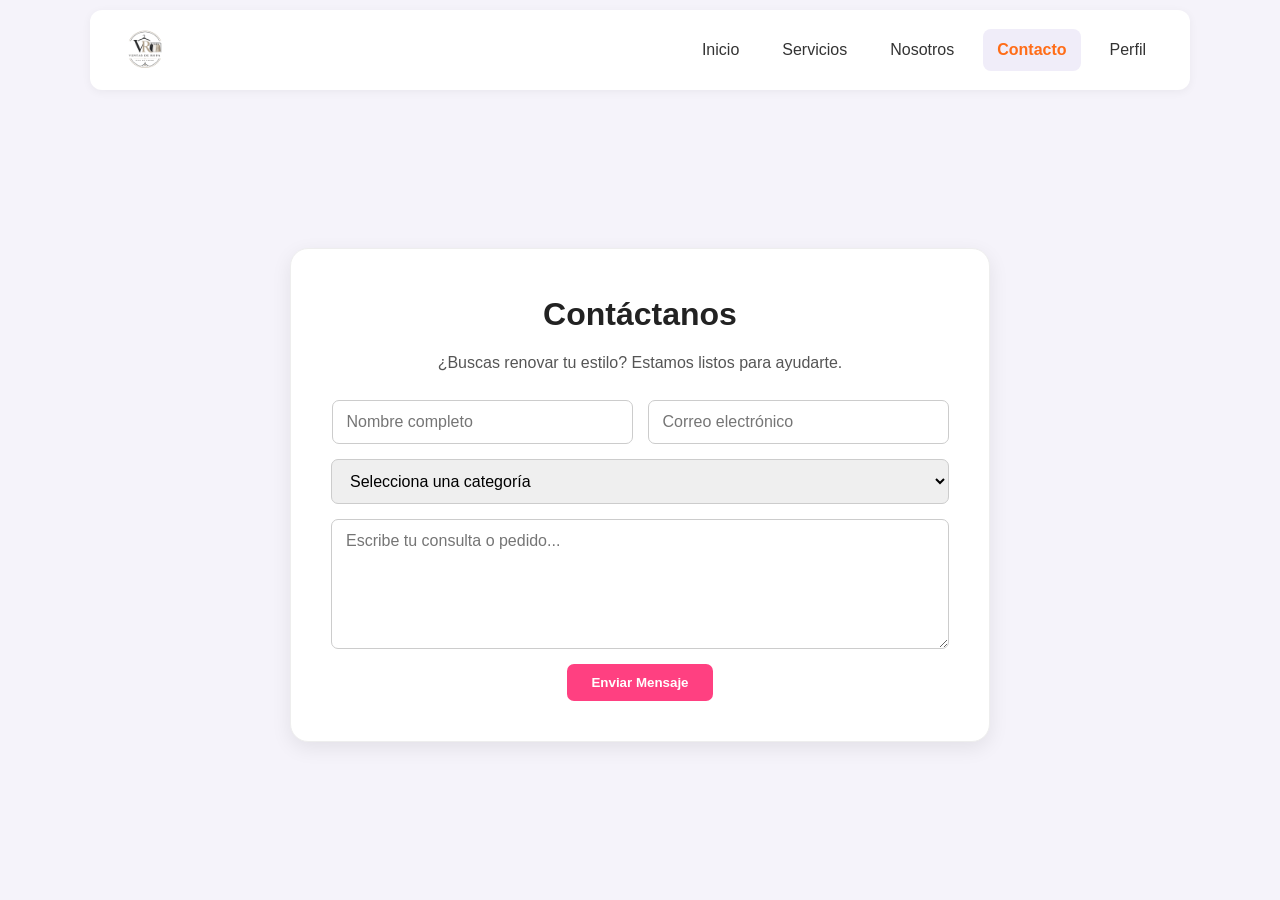
<file: contacto.html>
<!DOCTYPE html>
<html lang="es">

<head>
    <meta charset="UTF-8" />
    <meta name="viewport" content="width=device-width, initial-scale=1.0" />
    <title>Venta De Ropa</title>
    <link rel="stylesheet" href="style.css" />
</head>

<body>

    
    <header>
        <div class="logo">
            <a href="index.html"><img src="img/ChatGPT Image 16 jul 2026, 06_51_17 p.m..png" alt="" width="50px"
                    height="50px"></a>
        </div>
        <nav>
            <ul>
                <li><a href="index.html">Inicio</a></li>
                <li><a href="servicios.html">Servicios</a></li>
                <li><a href="nosotros.html">Nosotros</a></li>
                <li><a href="contacto.html" class="activo">Contacto</a></li>
                <li><a href="perfil.html">Perfil</a></li>
            </ul>
        </nav>
    </header>

    
<section class="contacto">
    <div class="contenedor">
        <h2>Contáctanos</h2>
        <p>¿Buscas renovar tu estilo? Estamos listos para ayudarte.</p>

        <form class="formulario">
            <input type="text" placeholder="Nombre completo" required>
            <input type="email" placeholder="Correo electrónico" required>

            <select required>
                <option value="">Selecciona una categoría</option>
                <option>Polos</option>
                <option>Pantalones</option>
                <option>Vestidos</option>
                <option>Casacas</option>
            </select>

            <textarea placeholder="Escribe tu consulta o pedido..." required></textarea>

            <button type="submit">Enviar Mensaje</button>
        </form>
    </div>
</section>
   
</body>

</html>
</file>
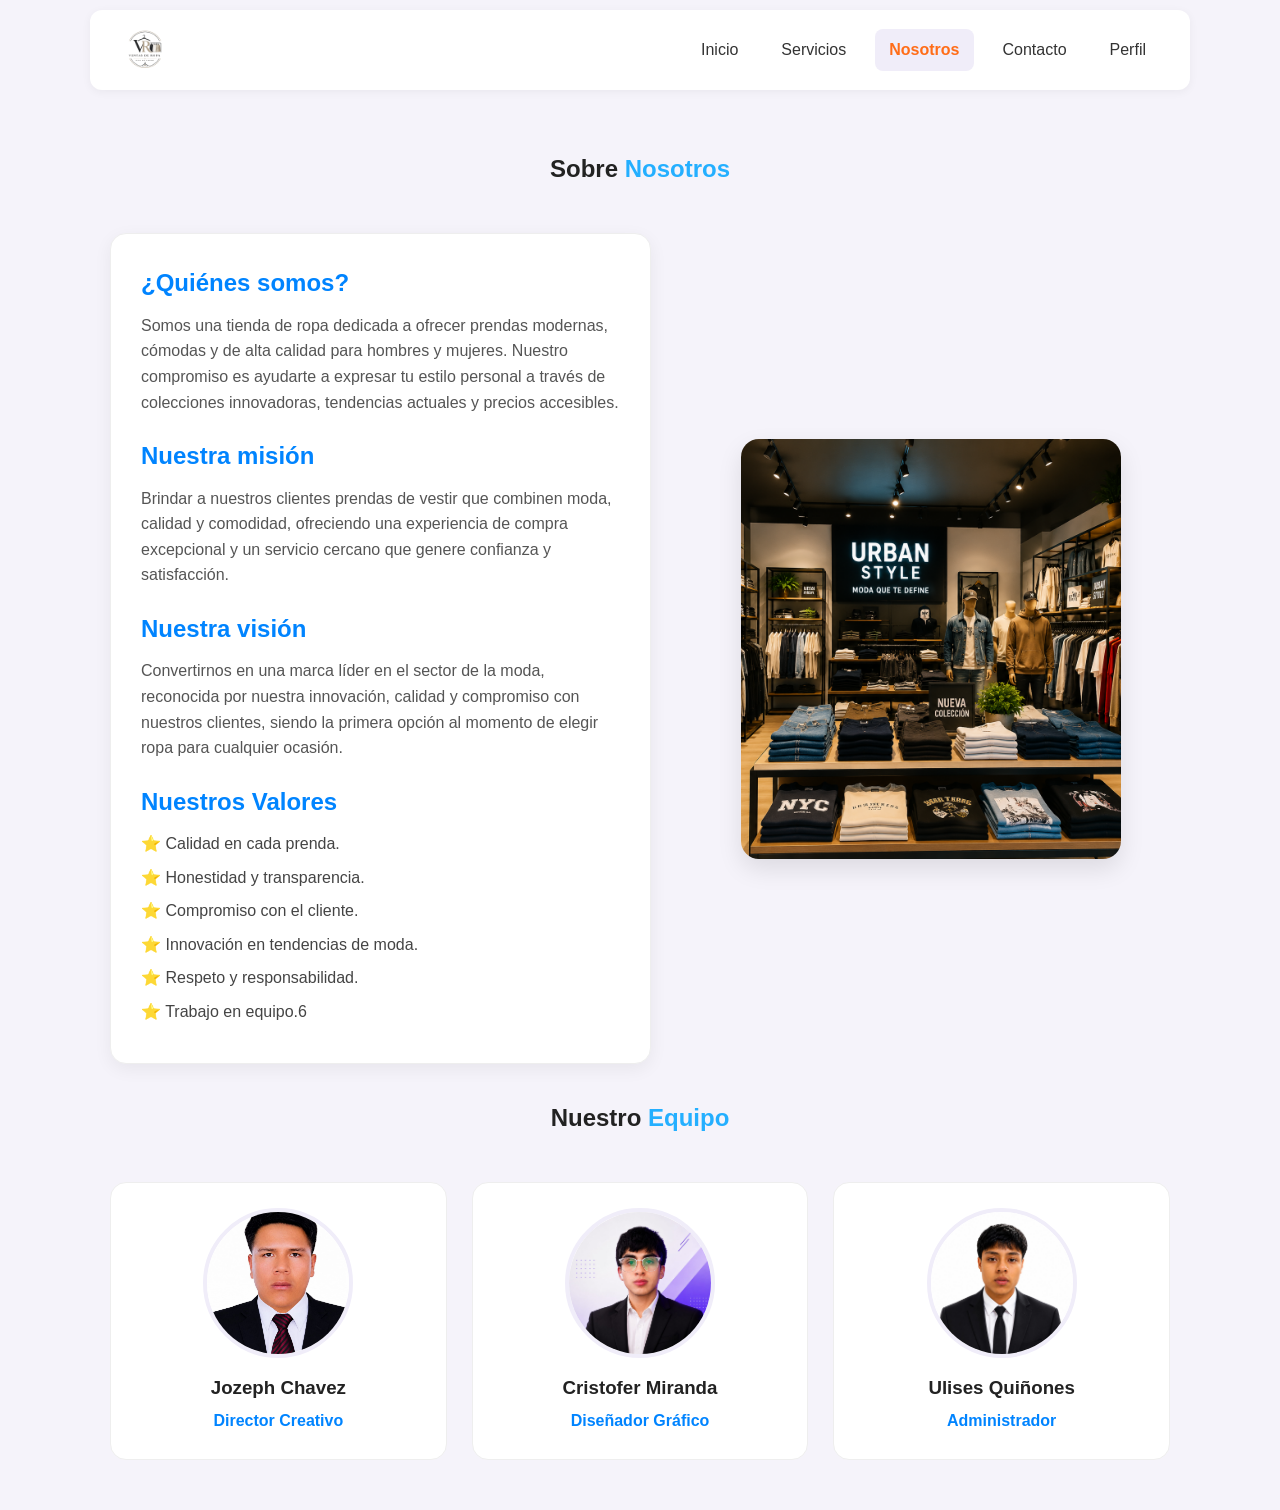
<file: nosotros.html>
<!DOCTYPE html>
<html lang="es">

<head>
    <meta charset="UTF-8" />
    <meta name="viewport" content="width=device-width, initial-scale=1.0" />
    <title>Venta De Ropas</title>
    <link rel="stylesheet" href="style.css" />
</head>

<body>

    <header>
        <div class="logo">
            <a href="index.html"><img src="img/ChatGPT Image 16 jul 2026, 06_51_17 p.m..png" alt="" width="50px"
                    height="50px"></a>
        </div>
        <nav>
            <ul>
                <li><a href="index.html">Inicio</a></li>
                <li><a href="servicios.html">Servicios</a></li>
                <li><a href="nosotros.html" class="activo">Nosotros</a></li>
                <li><a href="contacto.html">Contacto</a></li>
                <li><a href="perfil.html">Perfil</a></li>
            </ul>
        </nav>
    </header>

    <section class="pagina">
        <h1>Sobre <span>Nosotros</span></h1>

        <div class="nosotros-grid">
            <div class="nosotros-texto">
                <h2>¿Quiénes somos?</h2>
                <p>Somos una tienda de ropa dedicada a ofrecer prendas modernas, cómodas y de alta calidad para hombres y mujeres. Nuestro
                compromiso es ayudarte a expresar tu estilo personal a través de colecciones innovadoras, tendencias actuales y precios
                accesibles.</p>

                <h2>Nuestra misión</h2>
                <p>Brindar a nuestros clientes prendas de vestir que combinen moda, calidad y comodidad, ofreciendo una experiencia de
                compra excepcional y un servicio cercano que genere confianza y satisfacción.</p>

                <h2>Nuestra visión</h2>
                <p>Convertirnos en una marca líder en el sector de la moda, reconocida por nuestra innovación, calidad y compromiso con
                nuestros clientes, siendo la primera opción al momento de elegir ropa para cualquier ocasión.</p>

                <h2>Nuestros Valores</h2>
                <ul>
                    <li>⭐ Calidad en cada prenda.</li>
                    <li>⭐ Honestidad y transparencia.</li>
                    <li>⭐ Compromiso con el cliente.</li>
                    <li>⭐ Innovación en tendencias de moda.</li>
                    <li>⭐ Respeto y responsabilidad.</li>
                    <li>⭐ Trabajo en equipo.6</li>
                </ul>
            </div>
            <div class="nosotros-imagen">
                <img src="img/ChatGPT Image 20 jul 2026, 05_59_56 p.m..png"
                    alt=""width="350px" height="300px"" />
            </div>
        </div>

        
        <h2>Nuestro <span>Equipo</span></h2>
        <div class="grid-3">
            <div class="miembro">
                <img src="img/WhatsApp Image 2026-07-10 at 6.22.26 PM.jpeg"
                    alt=""width="150px" height="159px" />
                <h3>Jozeph Chavez</h3>
                <p>Director Creativo</p>
            </div>
            <div class="miembro">
                <img src="img/WhatsApp Image 2026-07-20 at 6.17.56 PM (3).jpeg"
                    alt=""width="150px" height="159px"/>
                <h3>Cristofer Miranda</h3>
                <p>Diseñador Gráfico</p>
            </div>
            <div class="miembro">
                <img src="img/WhatsApp Image 2026-07-20 at 6.14.24 PM.jpeg"
                    alt=""width="150px" height="159px" />
                <h3>Ulises Quiñones</h3>
                  <p>  Administrador</p>
            </div>
        </div>
    </section>

    

</body>

</html>
</file>
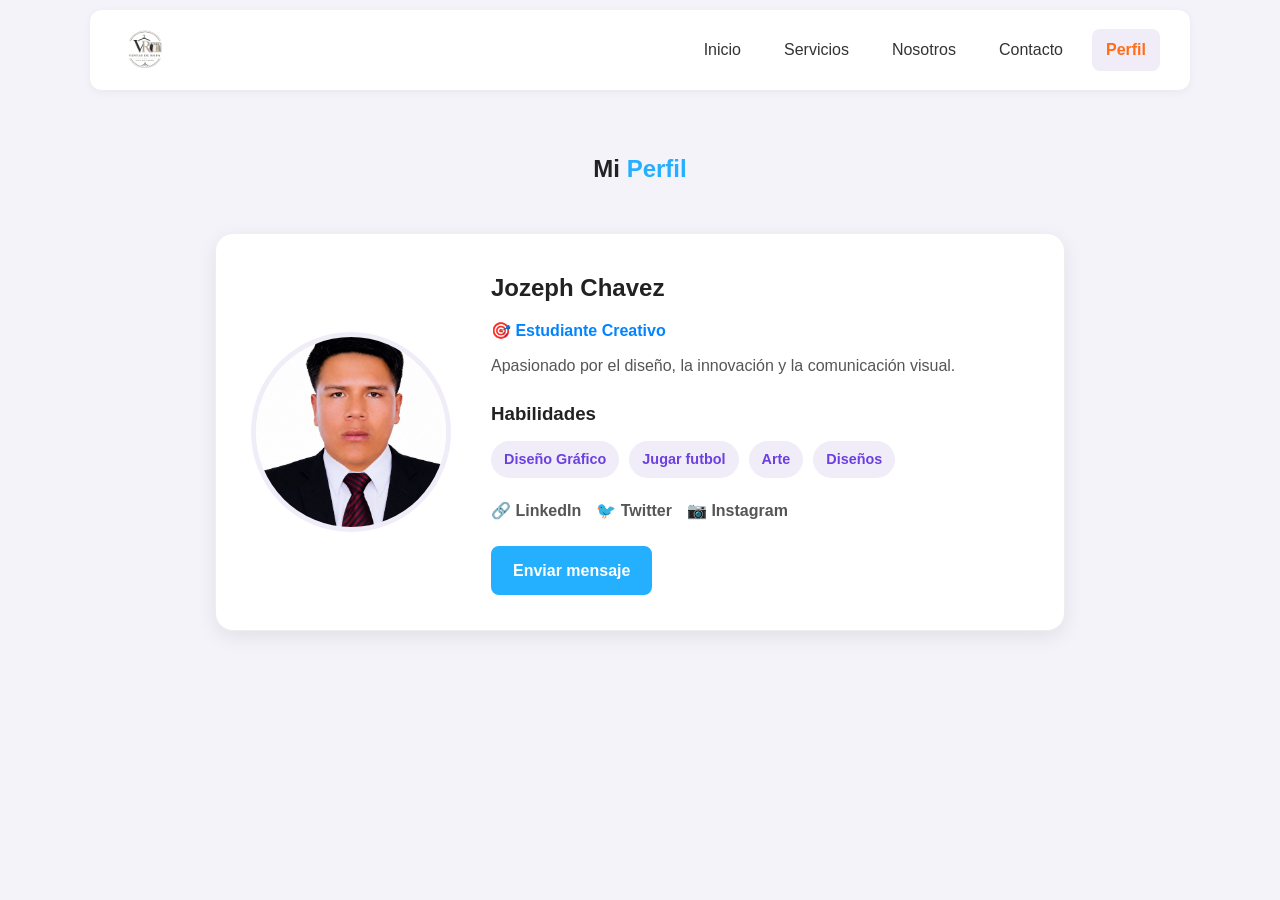
<file: perfil.html>
<!DOCTYPE html>
<html lang="es">

<head>
    <meta charset="UTF-8" />
    <meta name="viewport" content="width=device-width, initial-scale=1.0" />
    <title>Mi Web · Perfil</title>
    <link rel="stylesheet" href="style.css" />
</head>

<body>


    <header>
        <div class="logo">
            <a href="index.html"><img src="img/ChatGPT Image 16 jul 2026, 06_51_17 p.m..png" alt="" width="50px"
                    height="50px"></a>
        </div>
        <nav>
            <ul>
                <li><a href="index.html">Inicio</a></li>
                <li><a href="servicios.html">Servicios</a></li>
                <li><a href="nosotros.html">Nosotros</a></li>
                <li><a href="contacto.html">Contacto</a></li>
                <li><a href="perfil.html" class="activo">Perfil</a></li>
            </ul>
        </nav>
    </header>

    <section class="pagina">
        <h1>Mi <span>Perfil</span></h1>

        <div class="perfil-card">
        <img src="img/WhatsApp Image 2026-07-10 at 6.22.26 PM.jpeg" alt="Mi foto" width="200">
            <div class="perfil-info">
                <h2>jozeph Chavez</h2>
                <p class="rol">🎯 Estudiante Creativo </p>
                <p>Apasionado por el diseño, la innovación y la comunicación visual.</p>

                <div class="perfil-stats">
                   
                <h3>Habilidades</h3>
                <div class="habilidades">
                    <span>Diseño Gráfico</span>

                    <span>Jugar futbol</span>

                    <span>Arte</span>
                    
                    <span>Diseños</span>
                </div>

                <div class="redes">
                    <a href="#">🔗 LinkedIn</a>
                    <a href="#">🐦 Twitter</a>
                    <a href="#">📷 Instagram</a>
                </div>

                <a href="contacto.html" class="btn">Enviar mensaje</a>
            </div>
        </div>
    </section>

  

</body>

</html>
</file>
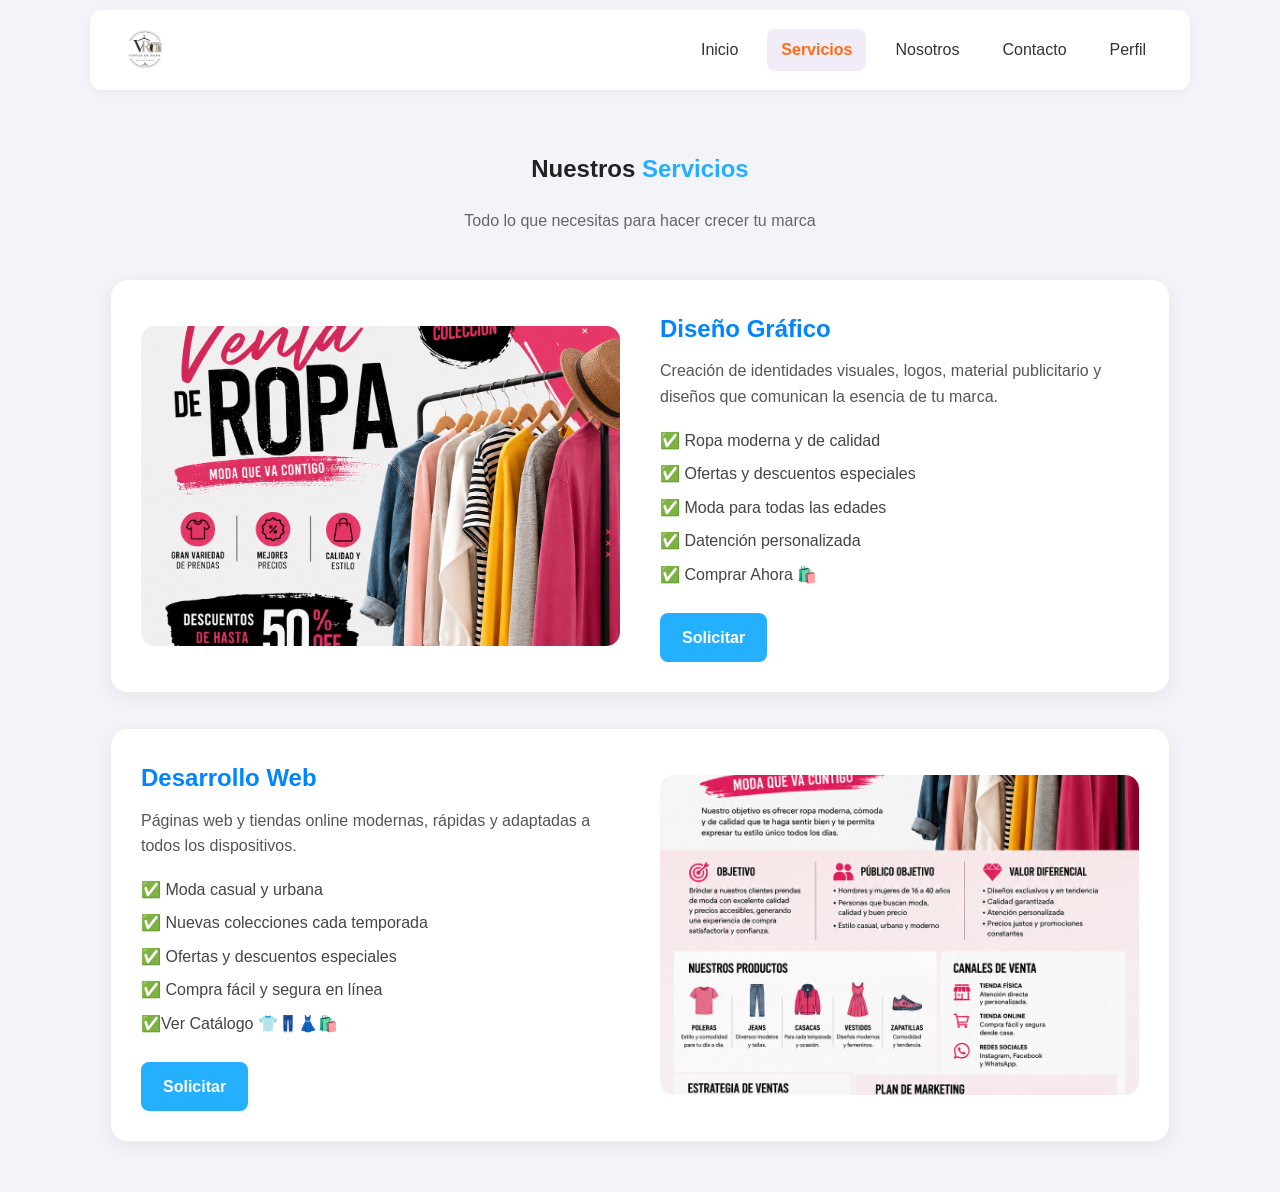
<file: servicios.html>
<!DOCTYPE html>
<html lang="es">

<head>
    <meta charset="UTF-8" />
    <meta name="viewport" content="width=device-width, initial-scale=1.0" />
    <title>Mi Web · Servicios</title>
    <link rel="stylesheet" href="style.css" />
</head>

<body>

    <header>
    <div class="logo">
        <a href="index.html"><img src="img/ChatGPT Image 16 jul 2026, 06_51_17 p.m..png" alt="" width="50px"
                height="50px"></a>
    </div>
        <nav>
            <ul>
                <li><a href="index.html">Inicio</a></li>
                <li><a href="servicios.html" class="activo">Servicios</a></li>
                <li><a href="nosotros.html">Nosotros</a></li>
                <li><a href="contacto.html">Contacto</a></li>
                <li><a href="perfil.html">Perfil</a></li>
            </ul>
        </nav>
    </header>

  
    <section class="pagina">
        <h1>Nuestros <span>Servicios</span></h1>
        <p class="subtitulo">Todo lo que necesitas para hacer crecer tu marca</p>

        
        <div class="servicio-detalle">
            <img src="img/ChatGPT Image 20 jul 2026, 04_57_29 p.m..png"
                alt=""width="500px" height="300px" />
            <div>
                <h2>Diseño Gráfico</h2>
                <p>Creación de identidades visuales, logos, material publicitario y diseños que comunican la esencia de
                    tu marca.</p>
                <ul>
                    <li>✅ Ropa moderna y de calidad</li>
                    <li>✅ Ofertas y descuentos especiales</li>
                    <li>✅ Moda para todas las edades</li>
                    <li>✅ Datención personalizada</li>
                    <li>✅ Comprar Ahora 🛍️</li>
                </ul>
                <a href="contacto.html" class="btn">Solicitar</a>
            </div>
        </div>

        
        <div class="servicio-detalle inverso">
            <img src="img/ChatGPT Image 20 jul 2026, 05_05_36 p.m..png"
                alt=""width="600px" height="800px" />
            <div>
                <h2>Desarrollo Web</h2>
                <p>Páginas web y tiendas online modernas, rápidas y adaptadas a todos los dispositivos.</p>
                <ul>
                    <li>✅ Moda casual y urbana</li>
                    <li>✅ Nuevas colecciones cada temporada</li>
                    <li>✅ Ofertas y descuentos especiales</li>
                    <li>✅ Compra fácil y segura en línea</li>
                    <li>✅Ver Catálogo 👕👖👗🛍️</li>
                </ul>
                <a href="contacto.html" class="btn">Solicitar</a>
            </div>
        </div>

    </section>


</body>

</html>
</file>
<file: style.css>
/* =========================================
   ESTILOS GENERALES
   ========================================= */

* {
    margin: 0;
    padding: 0;
    box-sizing: border-box;
}

body {
    font-family: Arial, Helvetica, sans-serif;
    background: #f5f3fa;
    color: #222;
    line-height: 1.6;
}

img {
    display: block;
    max-width: 100%;
}

h1,
h2,
h3 {
    margin-bottom: 10px;
}

h1 span,
h2 span {
    color: #24afff;
}


/* =========================================
   MENÚ DE NAVEGACIÓN
   ========================================= */

header {
    max-width: 1100px;
    margin: 10px auto;
    padding: 15px 30px;

    display: flex;
    justify-content: space-between;
    align-items: center;
    flex-wrap: wrap;
    gap: 20px;

    background: white;
    border-radius: 12px;
    box-shadow: 0 2px 10px rgba(0, 0, 0, 0.05);
}

.logo a {
    display: flex;
    align-items: center;
    text-decoration: none;
}

.logo img {
    width: 50px;
    height: 50px;
    object-fit: cover;
}

nav ul {
    display: flex;
    flex-wrap: wrap;
    gap: 15px;
    list-style: none;
}

nav ul a {
    display: inline-block;
    padding: 8px 14px;

    color: #333;
    font-weight: 500;
    text-decoration: none;

    border-radius: 8px;
    transition: 0.2s;
}

nav ul a:hover {
    color: #24afff;
    background: #f0edf9;
}

nav ul a.activo {
    color: #ff6d18;
    background: #f0edf9;
    font-weight: bold;
}


/* =========================================
   SECCIONES GENERALES
   ========================================= */

section {
    width: 90%;
    max-width: 1100px;
    margin: 0 auto;
    padding: 50px 20px;
}

.pagina {
    display: flex;
    flex-direction: column;
    align-items: center;
    gap: 35px;
}

.pagina > h1,
.pagina > h2 {
    text-align: center;
}

.subtitulo {
    margin-top: -25px;
    margin-bottom: 10px;
    color: #666;
    text-align: center;
}


/* =========================================
   BOTONES
   ========================================= */

.botones {
    display: flex;
    flex-wrap: wrap;
    gap: 12px;
}

.btn {
    display: inline-block;
    padding: 10px 20px;

    background: #24afff;
    color: white;
    font-weight: bold;
    text-decoration: none;

    border: 2px solid #24afff;
    border-radius: 8px;

    transition: 0.2s;
}

.btn:hover {
    background: #0084ff;
    border-color: #0084ff;
}

.btn-secundario {
    background: transparent;
    color: #24afff;
}

.btn-secundario:hover {
    background: #24afff;
    color: white;
}


/* =========================================
   PÁGINA DE INICIO
   ========================================= */

.hero {
    min-height: 500px;

    display: flex;
    align-items: center;
    gap: 40px;
    flex-wrap: wrap;
}

.hero-texto {
    flex: 1;
    min-width: 280px;
}

.hero-texto h1 {
    margin-bottom: 10px;
    font-size: 2.8rem;
    line-height: 1.2;
}

.hero-texto p {
    margin-bottom: 20px;
    color: #555;
    font-size: 1.1rem;
}

.hero-imagen {
    flex: 1;
    min-width: 280px;

    display: flex;
    justify-content: center;
}

.hero-imagen img {
    width: 100%;
    max-width: 500px;
    height: 340px;

    object-fit: cover;
    border-radius: 20px;
    box-shadow: 0 10px 25px rgba(0, 0, 0, 0.1);
}


/* =========================================
   SERVICIOS DESTACADOS
   ========================================= */

.destacados > h2 {
    margin-bottom: 30px;
    text-align: center;
}

.grid-3 {
    width: 100%;

    display: grid;
    grid-template-columns: repeat(auto-fit, minmax(220px, 1fr));
    gap: 25px;
}

.card {
    padding: 25px 20px;

    background: white;
    border: 1px solid #eee;
    border-radius: 16px;
    text-align: center;

    transition: 0.2s;
}

.card:hover {
    box-shadow: 0 4px 10px rgba(0, 0, 0, 0.08);
}

.card .icono {
    margin-bottom: 10px;
    font-size: 3rem;
}

.card h3 {
    margin-bottom: 5px;
}

.card p {
    margin-bottom: 10px;
    color: #555;
}

.card a {
    color: #6c3fe0;
    font-weight: bold;
    text-decoration: none;
}

.card a:hover {
    text-decoration: underline;
}


/* =========================================
   PÁGINA DE SERVICIOS
   ========================================= */

.servicio-detalle {
    width: 100%;
    padding: 30px;

    display: flex;
    align-items: center;
    gap: 40px;

    background: white;
    border: 1px solid #eee;
    border-radius: 18px;
    box-shadow: 0 5px 18px rgba(0, 0, 0, 0.06);
}

.servicio-detalle img {
    width: 50%;
    height: 320px;

    object-fit: cover;
    border-radius: 14px;
}

.servicio-detalle > div {
    width: 50%;
}

.servicio-detalle h2 {
    color: #0084ff;
}

.servicio-detalle p {
    margin-bottom: 18px;
    color: #555;
}

.servicio-detalle ul {
    margin-bottom: 25px;
    list-style: none;
}

.servicio-detalle li {
    margin-bottom: 8px;
    color: #444;
}

.servicio-detalle.inverso {
    flex-direction: row-reverse;
}


/* =========================================
   PÁGINA NOSOTROS
   ========================================= */

.nosotros-grid {
    width: 100%;

    display: flex;
    align-items: center;
    gap: 40px;
}

.nosotros-texto {
    flex: 1;
    padding: 30px;

    background: white;
    border: 1px solid #eee;
    border-radius: 16px;
    box-shadow: 0 5px 18px rgba(0, 0, 0, 0.06);
}

.nosotros-texto h2 {
    margin-top: 22px;
    color: #0084ff;
}

.nosotros-texto h2:first-child {
    margin-top: 0;
}

.nosotros-texto p {
    margin-bottom: 15px;
    color: #555;
}

.nosotros-texto ul {
    list-style: none;
}

.nosotros-texto li {
    margin-bottom: 8px;
    color: #444;
}

.nosotros-imagen {
    flex: 1;

    display: flex;
    justify-content: center;
}

.nosotros-imagen img {
    width: 100%;
    max-width: 380px;
    height: 420px;

    object-fit: cover;
    border-radius: 18px;
    box-shadow: 0 10px 25px rgba(0, 0, 0, 0.1);
}


/* =========================================
   EQUIPO
   ========================================= */

.miembro {
    padding: 25px 20px;

    background: white;
    border: 1px solid #eee;
    border-radius: 16px;
    text-align: center;

    transition: 0.2s;
}

.miembro:hover {
    box-shadow: 0 4px 10px rgba(0, 0, 0, 0.08);
}

.miembro img {
    width: 150px;
    height: 150px;
    margin: 0 auto 15px;

    object-fit: cover;
    border-radius: 50%;
    border: 4px solid #f0edf9;
}

.miembro h3 {
    margin-bottom: 5px;
}

.miembro p {
    color: #0084ff;
    font-weight: bold;
}


/* =========================================
   PÁGINA DE CONTACTO
   ========================================= */

.contacto {
    min-height: calc(100vh - 110px);

    display: flex;
    justify-content: center;
    align-items: center;

    text-align: center;
}

.contenedor {
    width: 100%;
    max-width: 700px;
    padding: 40px;

    background: white;
    border: 1px solid #eee;
    border-radius: 18px;
    box-shadow: 0 6px 20px rgba(0, 0, 0, 0.08);
}

.contenedor h2 {
    font-size: 2rem;
}

.contenedor > p {
    margin-bottom: 25px;
    color: #555;
}

.formulario {
    display: flex;
    flex-wrap: wrap;
    justify-content: center;
    gap: 15px;
}

.formulario input,
.formulario select,
.formulario textarea {
    padding: 12px 14px;

    font-family: Arial, Helvetica, sans-serif;
    font-size: 1rem;

    border: 1px solid #ccc;
    border-radius: 7px;
    outline: none;

    transition: 0.2s;
}

.formulario input {
    width: calc(50% - 8px);
}

.formulario select {
    width: 100%;
}

.formulario textarea {
    width: 100%;
    height: 130px;
    resize: vertical;
}

.formulario input:focus,
.formulario select:focus,
.formulario textarea:focus {
    border-color: #24afff;
}

.formulario button {
    padding: 11px 24px;

    background: #ff4081;
    color: white;
    font-weight: bold;

    border: none;
    border-radius: 7px;
    cursor: pointer;

    transition: 0.2s;
}

.formulario button:hover {
    background: #e91e63;
}


/* =========================================
   PÁGINA DE PERFIL
   ========================================= */

.perfil-card {
    width: 100%;
    max-width: 850px;
    padding: 35px;

    display: flex;
    align-items: center;
    gap: 40px;

    background: white;
    border: 1px solid #eee;
    border-radius: 18px;
    box-shadow: 0 6px 20px rgba(0, 0, 0, 0.08);
}

.perfil-card > img {
    width: 200px;
    height: 200px;

    object-fit: cover;
    border-radius: 50%;
    border: 5px solid #f0edf9;
}

.perfil-info {
    flex: 1;
}

.perfil-info h2 {
    text-transform: capitalize;
}

.perfil-info .rol {
    margin-bottom: 10px;
    color: #0084ff;
    font-weight: bold;
}

.perfil-info > p {
    color: #555;
}

.perfil-stats {
    margin-top: 20px;
}

.perfil-stats h3 {
    margin-bottom: 12px;
}

.habilidades {
    display: flex;
    flex-wrap: wrap;
    gap: 10px;
    margin-bottom: 20px;
}

.habilidades span {
    padding: 7px 13px;

    background: #f0edf9;
    color: #6c3fe0;
    font-size: 0.9rem;
    font-weight: bold;

    border-radius: 20px;
}

.redes {
    display: flex;
    flex-wrap: wrap;
    gap: 15px;
    margin-bottom: 22px;
}

.redes a {
    color: #555;
    font-weight: bold;
    text-decoration: none;
}

.redes a:hover {
    color: #24afff;
}


/* =========================================
   TESTIMONIO
   ========================================= */

.testimonio {
    margin: 20px auto;
    padding: 40px;

    background: white;
    border: 1px solid #eee;
    border-radius: 16px;
    text-align: center;
}

.testimonio blockquote {
    color: #333;
    font-size: 1.4rem;
    font-style: italic;
}

.testimonio cite {
    display: block;
    margin-top: 10px;
    color: #6c3fe0;
}


/* =========================================
   TABLET
   ========================================= */

@media screen and (max-width: 850px) {

    header {
        width: 90%;
        justify-content: center;
    }

    nav ul {
        justify-content: center;
    }

    .hero {
        text-align: center;
    }

    .hero-texto,
    .hero-imagen {
        flex: 100%;
    }

    .hero-texto {
        display: flex;
        flex-direction: column;
        align-items: center;
    }

    .servicio-detalle,
    .servicio-detalle.inverso,
    .nosotros-grid,
    .perfil-card {
        flex-direction: column;
    }

    .servicio-detalle img,
    .servicio-detalle > div {
        width: 100%;
    }

    .nosotros-texto,
    .nosotros-imagen {
        width: 100%;
    }

    .perfil-card {
        text-align: center;
    }

    .habilidades,
    .redes {
        justify-content: center;
    }
}


/* =========================================
   CELULAR
   ========================================= */

@media screen and (max-width: 600px) {

    header {
        padding: 15px;
    }

    nav {
        width: 100%;
    }

    nav ul {
        flex-direction: column;
        gap: 5px;
    }

    nav ul li,
    nav ul a {
        width: 100%;
    }

    nav ul a {
        text-align: center;
    }

    section {
        width: 100%;
        padding: 40px 18px;
    }

    .pagina {
        padding: 40px 18px;
    }

    .hero {
        min-height: auto;
    }

    .hero-texto h1 {
        font-size: 2.2rem;
    }

    .hero-imagen img {
        height: 250px;
    }

    .botones {
        width: 100%;
        flex-direction: column;
    }

    .btn {
        width: 100%;
        text-align: center;
    }

    .servicio-detalle,
    .nosotros-texto,
    .contenedor,
    .perfil-card {
        padding: 22px 18px;
    }

    .servicio-detalle img {
        height: 230px;
    }

    .nosotros-imagen img {
        height: 300px;
    }

    .formulario input {
        width: 100%;
    }

    .formulario button {
        width: 100%;
    }

    .perfil-card > img {
        width: 170px;
        height: 170px;
    }

    .redes {
        flex-direction: column;
    }
}
</file>
